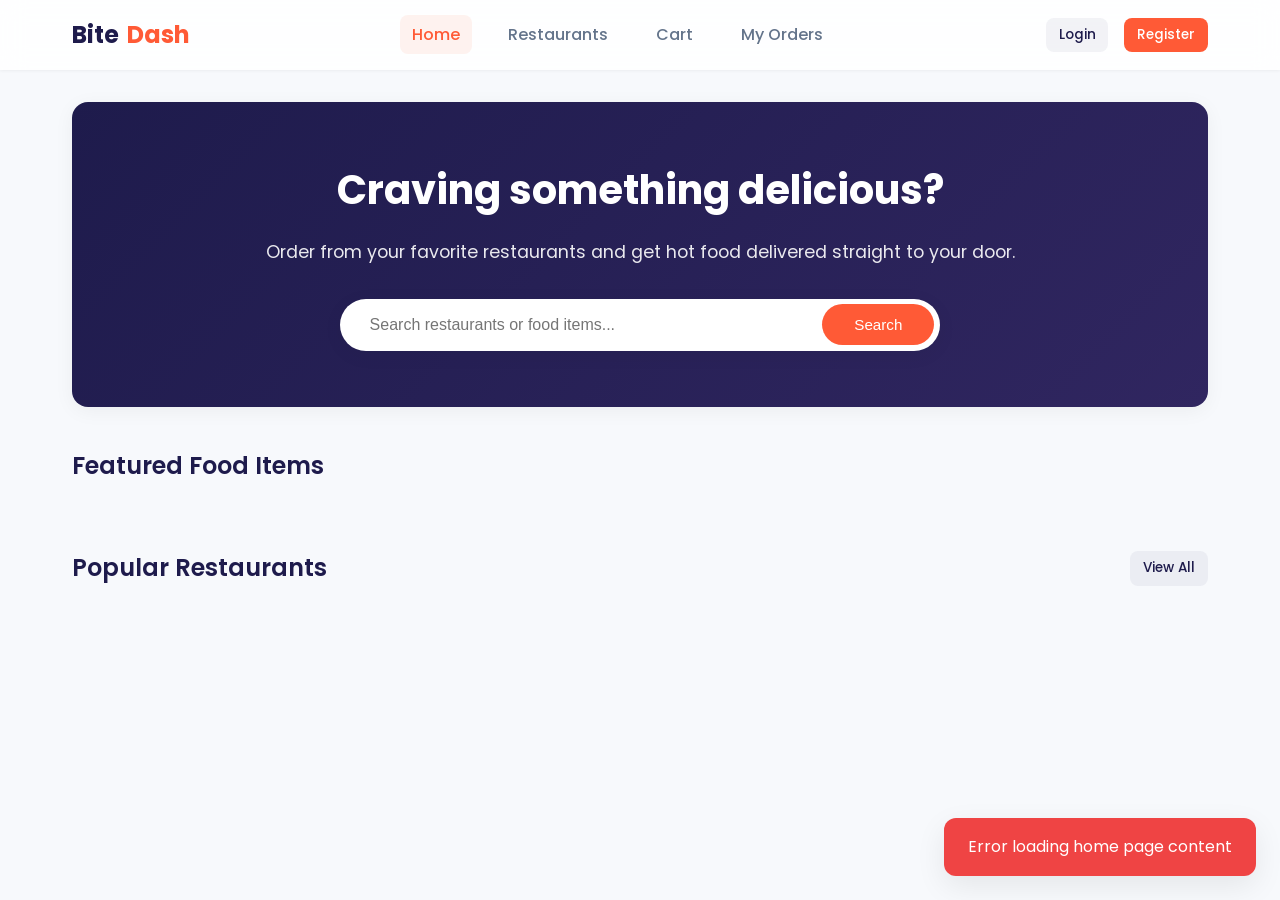
<file: Frontend/index.html>
<!DOCTYPE html>
<html lang="en">
<head>
    <meta charset="UTF-8">
    <meta name="viewport" content="width=device-width, initial-scale=1.0">
    <title>BiteDash | Delicious Food Delivered Fast</title>
    <link rel="stylesheet" href="style.css">
</head>
<body>
    <header>
        <nav class="navbar">
            <a href="index.html" class="logo">
                Bite<span>Dash</span>
            </a>
            <ul class="nav-links">
                <li><a href="index.html" class="active">Home</a></li>
                <li><a href="restaurants.html">Restaurants</a></li>
                <li><a href="cart.html" class="cart-icon-container">Cart <span id="cart-badge-count" class="cart-badge" style="display:none;">0</span></a></li>
                <li><a href="orders.html">My Orders</a></li>
                <li><a href="dashboard.html">Admin Panel</a></li>
            </ul>
            <div class="nav-right" id="nav-auth-section">
                <!-- Will be dynamically populated by JS -->
                <a href="login.html" class="btn btn-secondary btn-sm">Login</a>
                <a href="register.html" class="btn btn-primary btn-sm">Register</a>
            </div>
        </nav>
    </header>

    <main>
        <section class="hero">
            <h1>Craving something delicious?</h1>
            <p>Order from your favorite restaurants and get hot food delivered straight to your door.</p>
            <div class="search-box">
                <input type="text" id="search-input" placeholder="Search restaurants or food items...">
                <button class="btn btn-primary" id="search-btn">Search</button>
            </div>
        </section>

        <section class="featured-section">
            <div class="section-header">
                <h2>Featured Food Items</h2>
            </div>
            <div class="grid-cols-3" id="featured-foods-list">
                <!-- Dynamically populated by JS -->
            </div>
        </section>

        <section class="restaurants-section">
            <div class="section-header">
                <h2>Popular Restaurants</h2>
                <a href="restaurants.html" class="btn btn-secondary btn-sm">View All</a>
            </div>
            <div class="grid-cols-3" id="popular-restaurants-list">
                <!-- Dynamically populated by JS -->
            </div>
        </section>
    </main>

    <!-- Toast Notifications -->
    <div class="toast-container" id="toast-container"></div>

    <script src="script.js"></script>
    <script>
        document.addEventListener('DOMContentLoaded', () => {
            initHomePage();
        });
    </script>
</body>
</html>
</file>
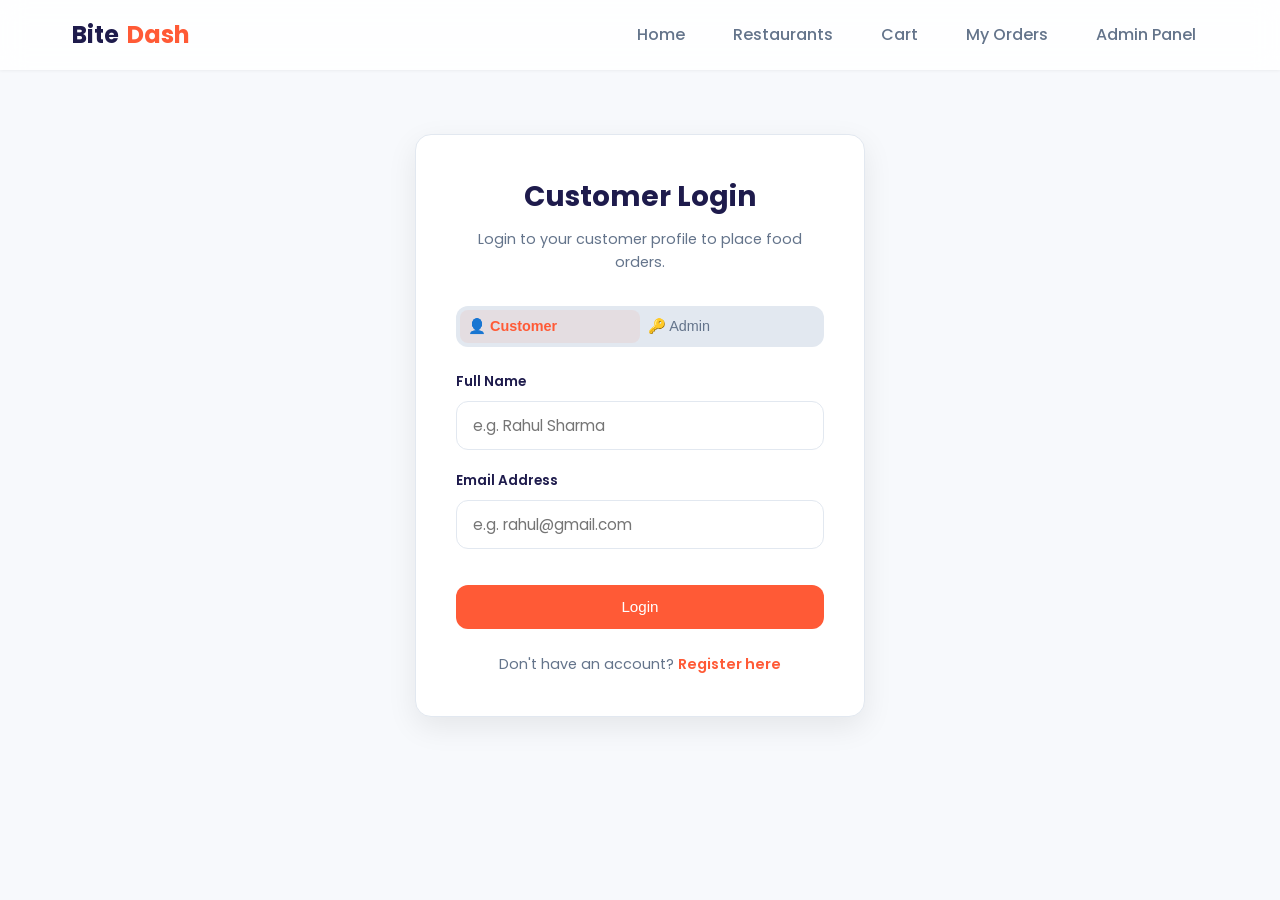
<file: Frontend/cart.html>
<!DOCTYPE html>
<html lang="en">
<head>
    <meta charset="UTF-8">
    <meta name="viewport" content="width=device-width, initial-scale=1.0">
    <title>My Cart | BiteDash</title>
    <link rel="stylesheet" href="style.css">
</head>
<body>
    <header>
        <nav class="navbar">
            <a href="index.html" class="logo">
                Bite<span>Dash</span>
            </a>
            <ul class="nav-links">
                <li><a href="index.html">Home</a></li>
                <li><a href="restaurants.html">Restaurants</a></li>
                <li><a href="cart.html" class="active cart-icon-container">Cart <span id="cart-badge-count" class="cart-badge" style="display:none;">0</span></a></li>
                <li><a href="orders.html">My Orders</a></li>
                <li><a href="dashboard.html">Admin Panel</a></li>
            </ul>
            <div class="nav-right" id="nav-auth-section">
                <!-- Dynamically populated by JS -->
            </div>
        </nav>
    </header>

    <main>
        <div class="section-header">
            <h2>Your Shopping Cart</h2>
        </div>

        <div class="cart-layout" id="cart-layout-container">
            <!-- Left: Cart Items -->
            <div class="cart-items-container" id="cart-items-list">
                <!-- Dynamically populated by JS -->
                <p style="text-align: center; color: var(--text-secondary); padding: 2rem;">Loading cart items...</p>
            </div>

            <!-- Right: Order Summary -->
            <div class="cart-summary">
                <h3 style="margin-bottom: 1.5rem; color: var(--secondary); font-weight: 600;">Bill Details</h3>
                <div class="summary-row">
                    <span>Items Subtotal</span>
                    <span id="subtotal-amount">₹0.00</span>
                </div>
                <div class="summary-row">
                    <span>Delivery Partner Fee</span>
                    <span id="delivery-amount">₹40.00</span>
                </div>
                <div class="summary-row">
                    <span>Govt Taxes & Charges</span>
                    <span id="tax-amount">₹15.00</span>
                </div>
                <div class="summary-total">
                    <span>Grand Total</span>
                    <span id="grand-total-amount">₹0.00</span>
                </div>
                <button class="btn btn-primary form-submit-btn" id="checkout-btn" style="margin-top: 1.5rem;" disabled>Proceed to Checkout</button>
            </div>
        </div>
    </main>

    <div class="toast-container" id="toast-container"></div>

    <script src="script.js"></script>
    <script>
        document.addEventListener('DOMContentLoaded', () => {
            initCartPage();
        });
    </script>
</body>
</html>
</file>
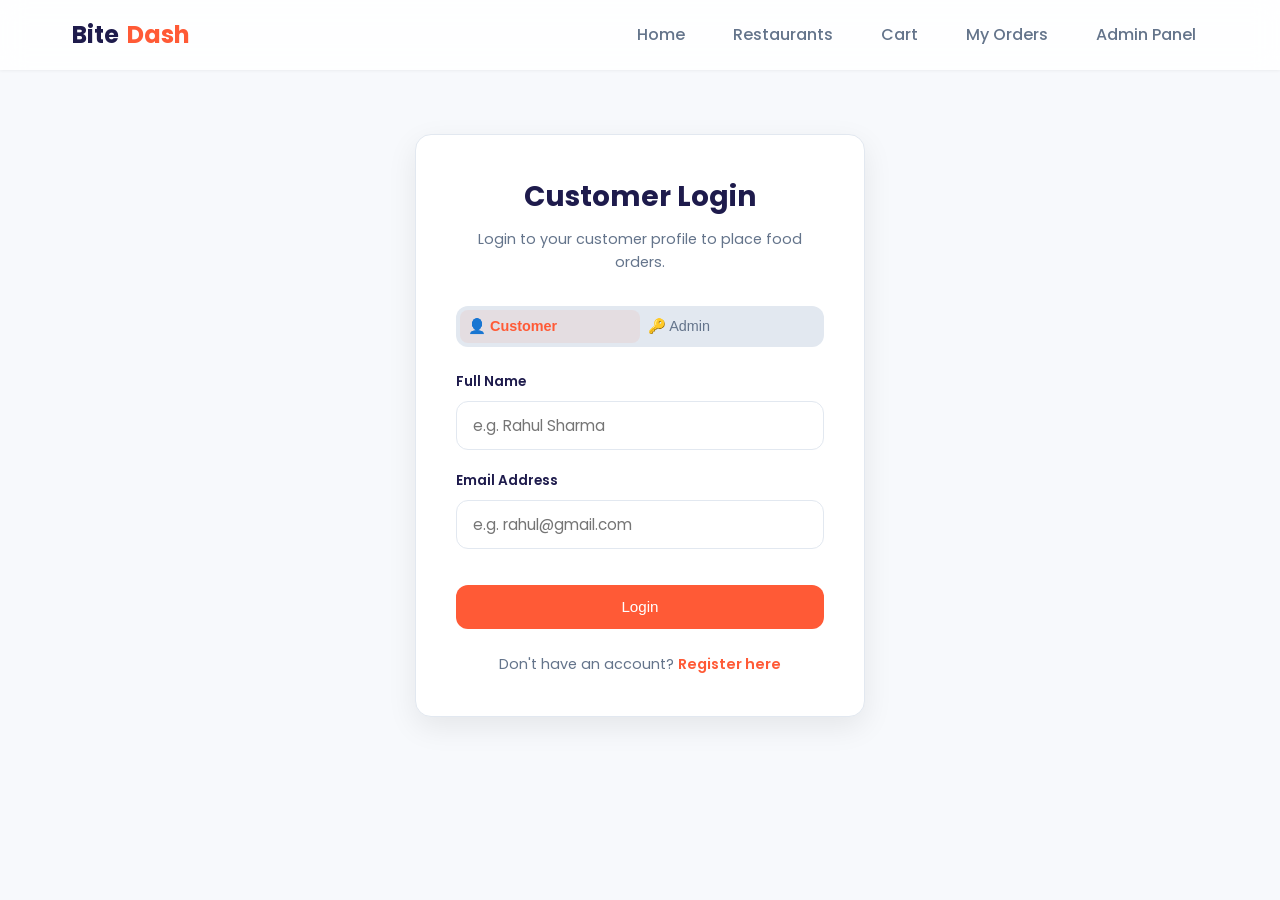
<file: Frontend/dashboard.html>
<!DOCTYPE html>
<html lang="en">
<head>
    <meta charset="UTF-8">
    <meta name="viewport" content="width=device-width, initial-scale=1.0">
    <title>Admin Dashboard | BiteDash</title>
    <link rel="stylesheet" href="style.css">
    <script>
        (function() {
            const cust = localStorage.getItem('current_customer');
            if (!cust) {
                window.location.href = 'login.html';
            } else {
                const user = JSON.parse(cust);
                if (user.role !== 'admin') {
                    window.location.href = 'index.html';
                }
            }
        })();
    </script>
</head>
<body>
    <header>
        <nav class="navbar">
            <a href="index.html" class="logo">
                Bite<span>Dash</span>
            </a>
            <ul class="nav-links">
                <li><a href="index.html">Home</a></li>
                <li><a href="restaurants.html">Restaurants</a></li>
                <li><a href="cart.html" class="cart-icon-container">Cart <span id="cart-badge-count" class="cart-badge" style="display:none;">0</span></a></li>
                <li><a href="orders.html">My Orders</a></li>
                <li><a href="dashboard.html" class="active">Admin Panel</a></li>
            </ul>
            <div class="nav-right" id="nav-auth-section">
                <!-- Dynamically populated by JS -->
            </div>
        </nav>
    </header>

    <main style="max-width: 1300px;">
        <div class="dashboard-layout">
            <!-- Sidebar Navigation -->
            <aside class="dashboard-sidebar">
                <h4 style="margin-bottom: 1rem; color: var(--secondary); font-weight: 600; font-size: 0.95rem; padding-left: 1rem;">NAVIGATION</h4>
                <button class="tab-btn active" id="tab-customers">👥 Customers</button>
                <button class="tab-btn" id="tab-restaurants">🏢 Restaurants</button>
                <button class="tab-btn" id="tab-foods">🍕 Food Menu</button>
                <button class="tab-btn" id="tab-orders">📦 Orders</button>
            </aside>

            <!-- Table Content Area -->
            <section class="dashboard-content">
                <div class="dashboard-table-header">
                    <h3 id="dashboard-section-title">Manage Customers</h3>
                    <button class="btn btn-primary btn-sm" id="dashboard-add-btn">+ Add Record</button>
                </div>

                <div class="table-container">
                    <table id="dashboard-table">
                        <thead id="dashboard-table-thead">
                            <!-- Populated dynamically by JS -->
                        </thead>
                        <tbody id="dashboard-table-tbody">
                            <!-- Populated dynamically by JS -->
                        </tbody>
                    </table>
                </div>
            </section>
        </div>
    </main>

    <!-- Modal Form (Hidden by default) -->
    <div class="modal-overlay" id="admin-modal">
        <div class="modal-container">
            <div class="modal-header">
                <h3 id="modal-title">Add Record</h3>
                <button class="modal-close-btn" id="modal-close-x">&times;</button>
            </div>
            <form id="modal-form">
                <div class="modal-body" id="modal-fields-container">
                    <!-- Populated dynamically by JS -->
                </div>
                <div class="modal-footer">
                    <button type="button" class="btn btn-secondary" id="modal-cancel-btn">Cancel</button>
                    <button type="submit" class="btn btn-primary" id="modal-save-btn">Save Changes</button>
                </div>
            </form>
        </div>
    </div>

    <div class="toast-container" id="toast-container"></div>

    <script src="script.js"></script>
    <script>
        document.addEventListener('DOMContentLoaded', () => {
            initDashboardPage();
        });
    </script>
</body>
</html>
</file>
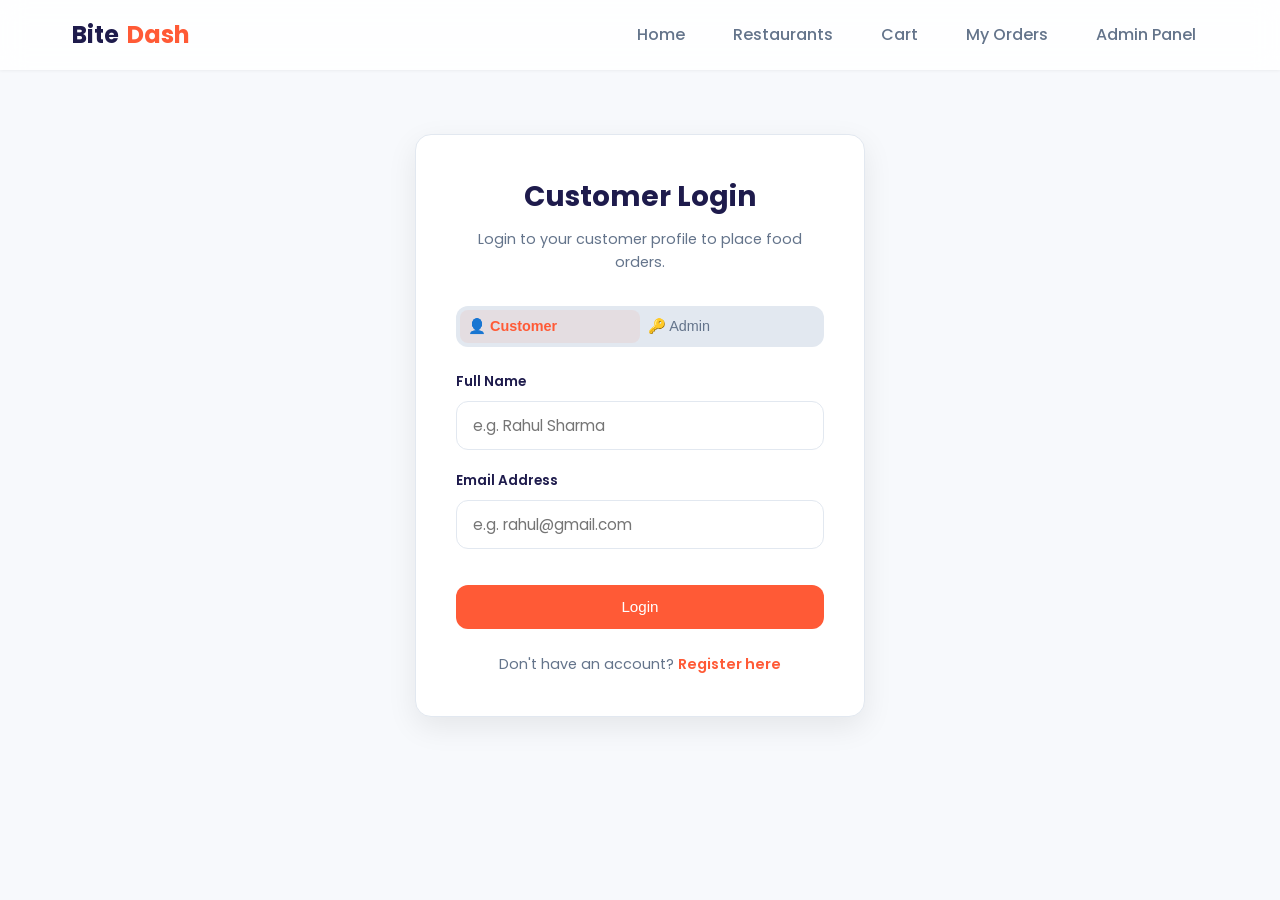
<file: Frontend/login.html>
<!DOCTYPE html>
<html lang="en">
<head>
    <meta charset="UTF-8">
    <meta name="viewport" content="width=device-width, initial-scale=1.0">
    <title>Login | BiteDash</title>
    <link rel="stylesheet" href="style.css">
</head>
<body>
    <header>
        <nav class="navbar">
            <a href="index.html" class="logo">
                Bite<span>Dash</span>
            </a>
            <ul class="nav-links">
                <li><a href="index.html">Home</a></li>
                <li><a href="restaurants.html">Restaurants</a></li>
                <li><a href="cart.html">Cart</a></li>
                <li><a href="orders.html">My Orders</a></li>
                <li><a href="dashboard.html">Admin Panel</a></li>
            </ul>
        </nav>
    </header>

    <main>
        <div class="auth-container">
            <div class="auth-header">
                <h2 id="login-title-text">Customer Login</h2>
                <p id="login-desc-text">Login to your customer profile to place food orders.</p>
            </div>

            <!-- Login Role Selector Toggle -->
            <div style="display: flex; margin-bottom: 1.5rem; background: var(--border); border-radius: var(--radius-md); padding: 0.25rem;">
                <button type="button" id="toggle-customer" class="tab-btn active" style="flex: 1; text-align: center; border-radius: var(--radius-sm); font-size: 0.9rem; padding: 0.5rem;">👤 Customer</button>
                <button type="button" id="toggle-admin" class="tab-btn" style="flex: 1; text-align: center; border-radius: var(--radius-sm); font-size: 0.9rem; padding: 0.5rem;">🔑 Admin</button>
            </div>

            <form id="login-form">
                <!-- Customer Fields -->
                <div class="form-group" id="group-customer-name">
                    <label for="login-name">Full Name</label>
                    <input type="text" id="login-name" placeholder="e.g. Rahul Sharma">
                </div>
                <div class="form-group" id="group-customer-email">
                    <label for="login-email">Email Address</label>
                    <input type="email" id="login-email" placeholder="e.g. rahul@gmail.com">
                </div>

                <!-- Admin Fields (Hidden by default) -->
                <div class="form-group" id="group-admin-username" style="display: none;">
                    <label for="login-username">Admin Username</label>
                    <input type="text" id="login-username" placeholder="e.g. admin">
                </div>
                <div class="form-group" id="group-admin-password" style="display: none;">
                    <label for="login-password">Password</label>
                    <input type="password" id="login-password" placeholder="Enter admin password">
                </div>

                <button type="submit" class="btn btn-primary form-submit-btn">Login</button>
            </form>
            <div class="auth-footer" id="register-footer-text">
                Don't have an account? <a href="register.html">Register here</a>
            </div>
        </div>
    </main>

    <div class="toast-container" id="toast-container"></div>

    <script src="script.js"></script>
    <script>
        document.addEventListener('DOMContentLoaded', () => {
            initLoginPage();
        });
    </script>
</body>
</html>
</file>
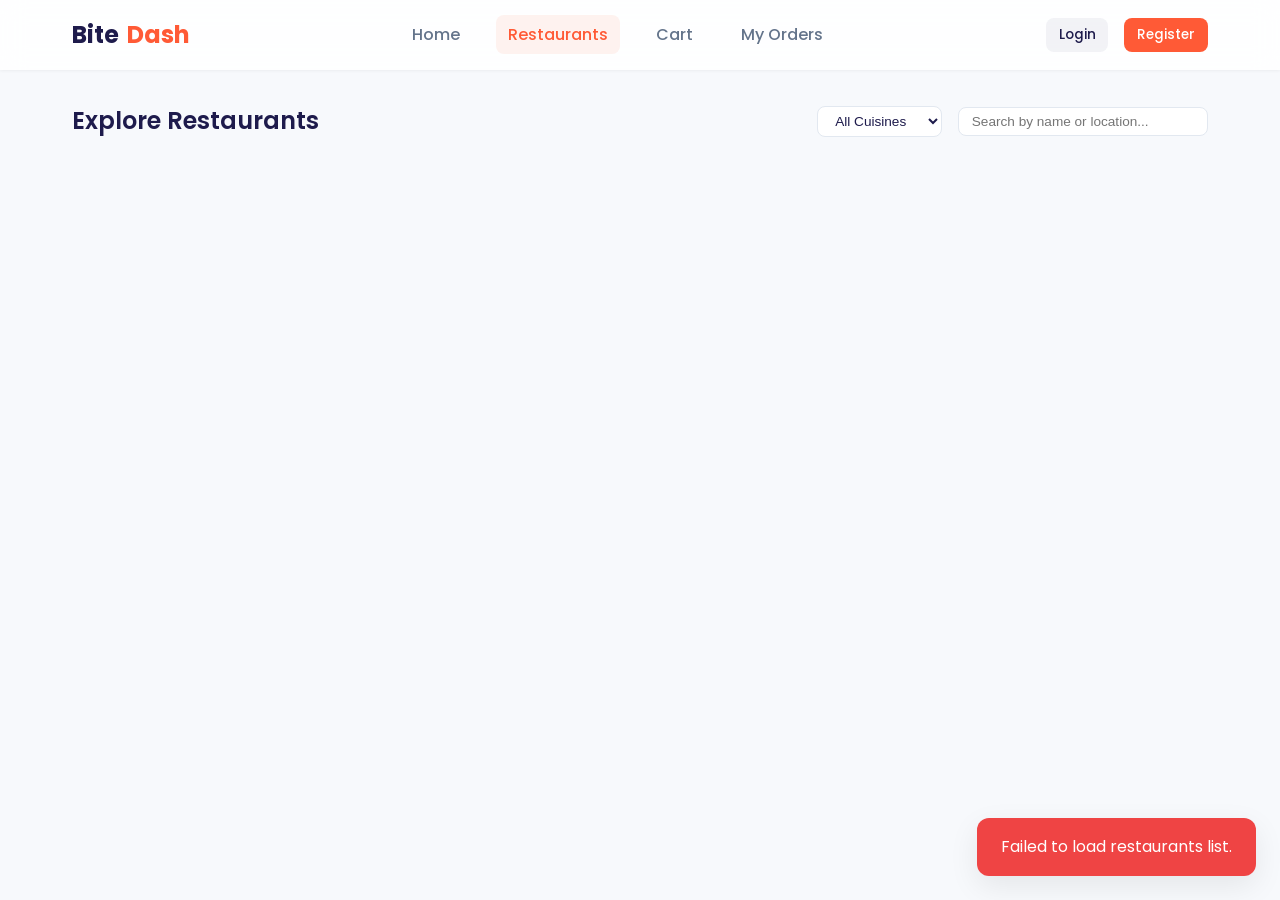
<file: Frontend/menu.html>
<!DOCTYPE html>
<html lang="en">
<head>
    <meta charset="UTF-8">
    <meta name="viewport" content="width=device-width, initial-scale=1.0">
    <title>Menu | BiteDash</title>
    <link rel="stylesheet" href="style.css">
</head>
<body>
    <header>
        <nav class="navbar">
            <a href="index.html" class="logo">
                Bite<span>Dash</span>
            </a>
            <ul class="nav-links">
                <li><a href="index.html">Home</a></li>
                <li><a href="restaurants.html">Restaurants</a></li>
                <li><a href="cart.html" class="cart-icon-container">Cart <span id="cart-badge-count" class="cart-badge" style="display:none;">0</span></a></li>
                <li><a href="orders.html">My Orders</a></li>
                <li><a href="dashboard.html">Admin Panel</a></li>
            </ul>
            <div class="nav-right" id="nav-auth-section">
                <!-- Dynamically populated by JS -->
            </div>
        </nav>
    </header>

    <main>
        <!-- Restaurant Details Header -->
        <div class="hero" id="menu-restaurant-header" style="padding: 2.5rem; text-align: left; background: linear-gradient(135deg, var(--secondary) 0%, #3a1c5d 100%);">
            <h1 id="restaurant-header-name">Loading Restaurant...</h1>
            <div style="display: flex; gap: 1.5rem; margin-top: 1rem; flex-wrap: wrap;">
                <span class="rating-badge" id="restaurant-header-rating">⭐ -</span>
                <span class="cuisine-badge" id="restaurant-header-cuisine">-</span>
                <span style="opacity: 0.9;" id="restaurant-header-location">📍 -</span>
            </div>
        </div>

        <!-- Food items listing -->
        <div class="section-header">
            <h2>Food Menu</h2>
            <div id="food-category-filters" style="display: flex; gap: 0.5rem; flex-wrap: wrap;">
                <!-- Dynamically populated by JS -->
            </div>
        </div>

        <div class="grid-cols-3" id="foods-list-container">
            <!-- Dynamically populated by JS -->
        </div>
    </main>

    <div class="toast-container" id="toast-container"></div>

    <script src="script.js"></script>
    <script>
        document.addEventListener('DOMContentLoaded', () => {
            initMenuPage();
        });
    </script>
</body>
</html>
</file>
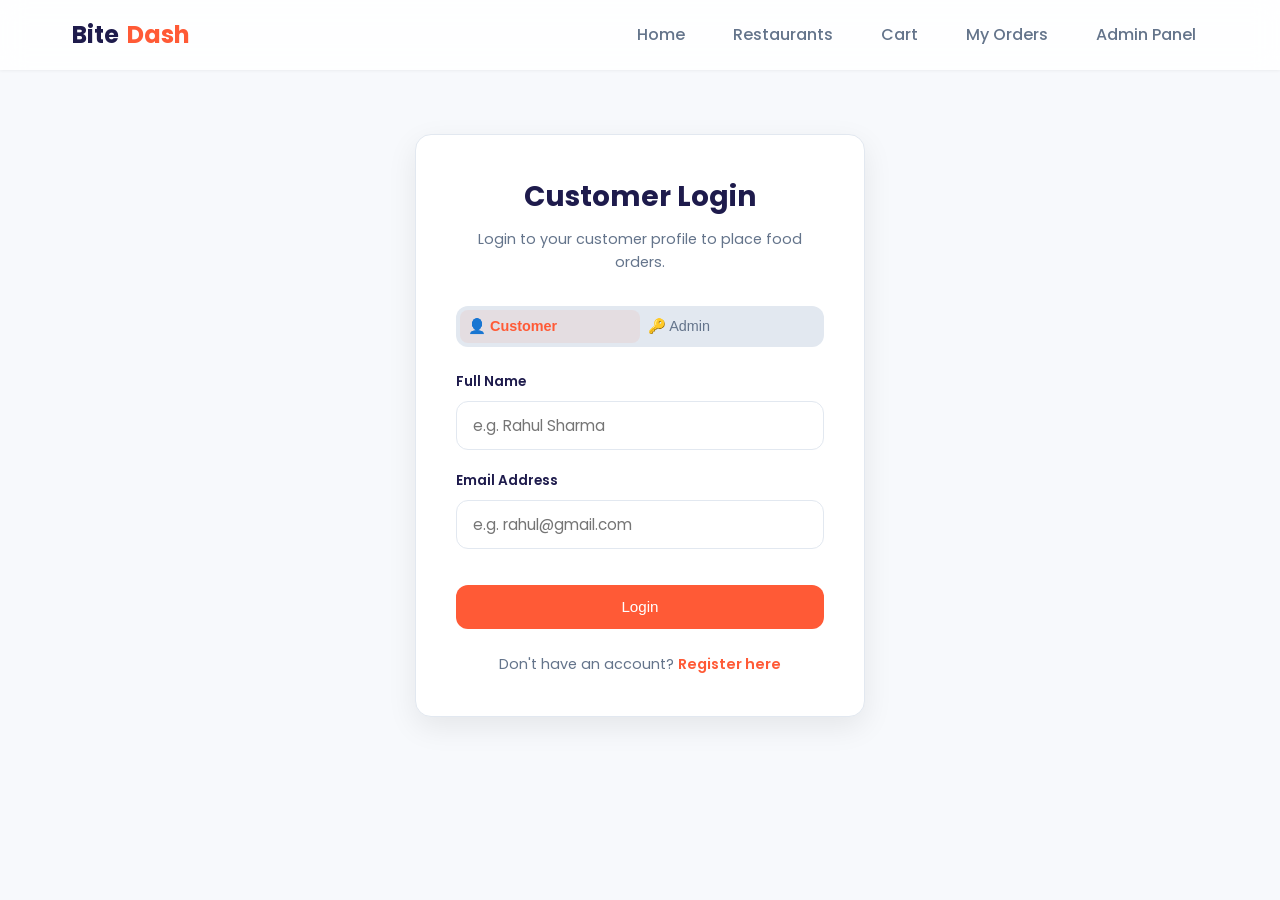
<file: Frontend/orders.html>
<!DOCTYPE html>
<html lang="en">
<head>
    <meta charset="UTF-8">
    <meta name="viewport" content="width=device-width, initial-scale=1.0">
    <title>My Orders | BiteDash</title>
    <link rel="stylesheet" href="style.css">
</head>
<body>
    <header>
        <nav class="navbar">
            <a href="index.html" class="logo">
                Bite<span>Dash</span>
            </a>
            <ul class="nav-links">
                <li><a href="index.html">Home</a></li>
                <li><a href="restaurants.html">Restaurants</a></li>
                <li><a href="cart.html" class="cart-icon-container">Cart <span id="cart-badge-count" class="cart-badge" style="display:none;">0</span></a></li>
                <li><a href="orders.html" class="active">My Orders</a></li>
                <li><a href="dashboard.html">Admin Panel</a></li>
            </ul>
            <div class="nav-right" id="nav-auth-section">
                <!-- Dynamically populated by JS -->
            </div>
        </nav>
    </header>

    <main>
        <div class="section-header">
            <h2>Your Orders</h2>
        </div>

        <div class="orders-list" id="orders-list-container">
            <!-- Dynamically populated by JS -->
            <p style="text-align: center; color: var(--text-secondary); padding: 2rem;">Loading your orders...</p>
        </div>
    </main>

    <div class="toast-container" id="toast-container"></div>

    <script src="script.js"></script>
    <script>
        document.addEventListener('DOMContentLoaded', () => {
            initOrdersPage();
        });
    </script>
</body>
</html>
</file>
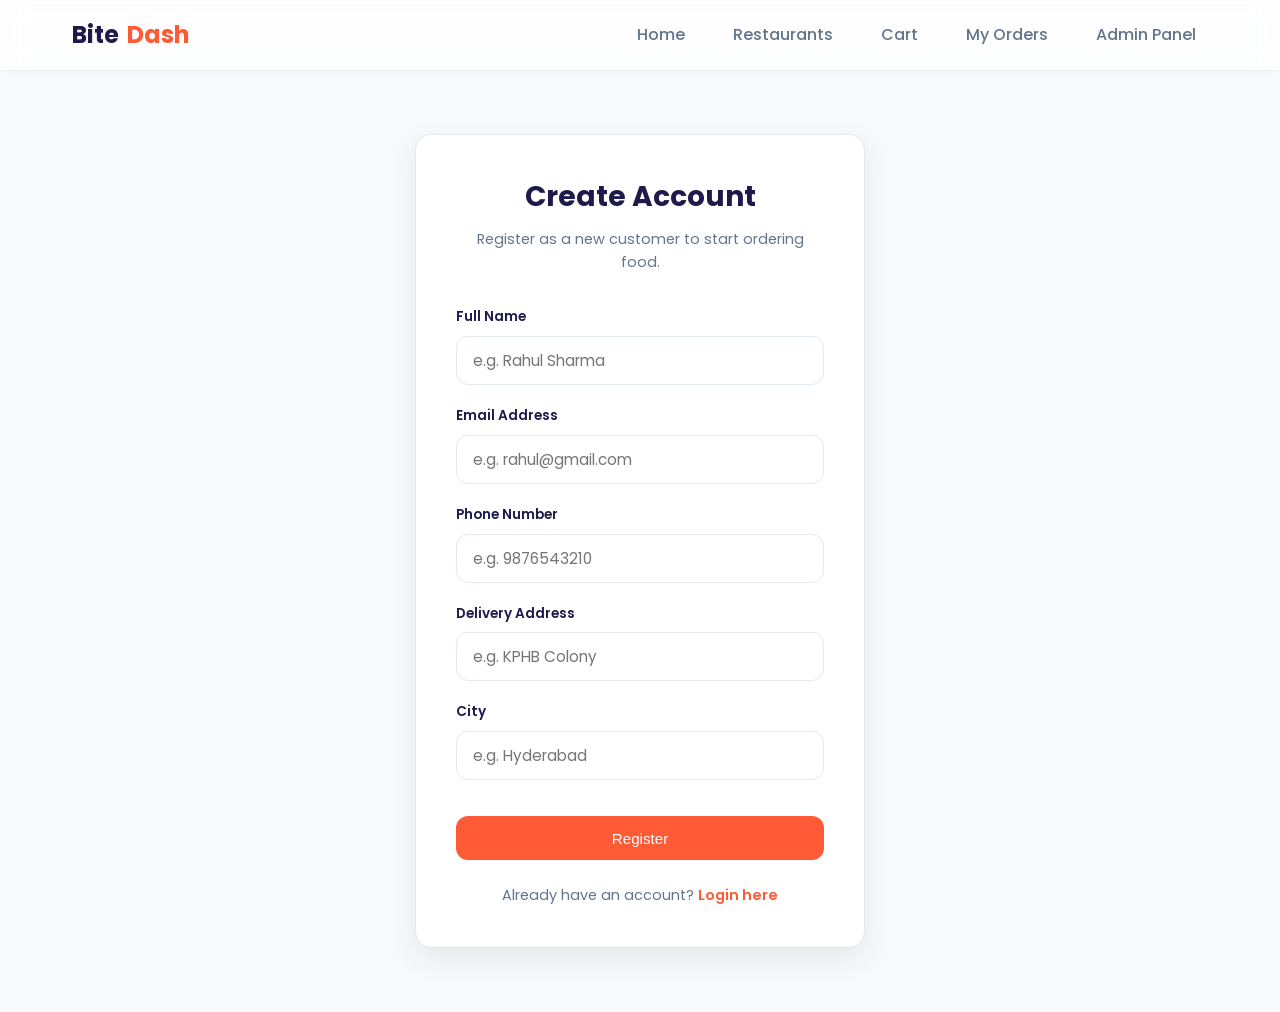
<file: Frontend/register.html>
<!DOCTYPE html>
<html lang="en">
<head>
    <meta charset="UTF-8">
    <meta name="viewport" content="width=device-width, initial-scale=1.0">
    <title>Customer Register | BiteDash</title>
    <link rel="stylesheet" href="style.css">
</head>
<body>
    <header>
        <nav class="navbar">
            <a href="index.html" class="logo">
                Bite<span>Dash</span>
            </a>
            <ul class="nav-links">
                <li><a href="index.html">Home</a></li>
                <li><a href="restaurants.html">Restaurants</a></li>
                <li><a href="cart.html">Cart</a></li>
                <li><a href="orders.html">My Orders</a></li>
                <li><a href="dashboard.html">Admin Panel</a></li>
            </ul>
        </nav>
    </header>

    <main>
        <div class="auth-container">
            <div class="auth-header">
                <h2>Create Account</h2>
                <p>Register as a new customer to start ordering food.</p>
            </div>
            <form id="register-form">
                <div class="form-group">
                    <label for="full_name">Full Name</label>
                    <input type="text" id="full_name" required placeholder="e.g. Rahul Sharma">
                </div>
                <div class="form-group">
                    <label for="email">Email Address</label>
                    <input type="email" id="email" required placeholder="e.g. rahul@gmail.com">
                </div>
                <div class="form-group">
                    <label for="phone">Phone Number</label>
                    <input type="tel" id="phone" required placeholder="e.g. 9876543210">
                </div>
                <div class="form-group">
                    <label for="address">Delivery Address</label>
                    <input type="text" id="address" required placeholder="e.g. KPHB Colony">
                </div>
                <div class="form-group">
                    <label for="city">City</label>
                    <input type="text" id="city" required placeholder="e.g. Hyderabad">
                </div>
                <button type="submit" class="btn btn-primary form-submit-btn">Register</button>
            </form>
            <div class="auth-footer">
                Already have an account? <a href="login.html">Login here</a>
            </div>
        </div>
    </main>

    <div class="toast-container" id="toast-container"></div>

    <script src="script.js"></script>
    <script>
        document.addEventListener('DOMContentLoaded', () => {
            initRegisterPage();
        });
    </script>
</body>
</html>
</file>
<file: Frontend/style.css>
@import url('https://fonts.googleapis.com/css2?family=Poppins:wght@300;400;500;600;700&display=swap');

:root {
    --primary: #ff5a36;
    --primary-hover: #e04825;
    --secondary: #1e1b4c;
    --background: #f7f9fc;
    --surface: #ffffff;
    --surface-hover: #f1f3f9;
    --text-primary: #1e1b24;
    --text-secondary: #64748b;
    --border: #e2e8f0;
    --success: #10b981;
    --danger: #ef4444;
    --warning: #f59e0b;
    --shadow-sm: 0 1px 3px rgba(0, 0, 0, 0.05);
    --shadow-md: 0 4px 20px rgba(0, 0, 0, 0.05);
    --shadow-lg: 0 10px 30px rgba(0, 0, 0, 0.08);
    --radius-sm: 8px;
    --radius-md: 12px;
    --radius-lg: 16px;
    --transition: all 0.3s cubic-bezier(0.4, 0, 0.2, 1);
}

* {
    margin: 0;
    padding: 0;
    box-sizing: border-box;
}

body {
    font-family: 'Poppins', sans-serif;
    background-color: var(--background);
    color: var(--text-primary);
    line-height: 1.6;
    overflow-x: hidden;
}

/* Glass Navbar */
header {
    position: sticky;
    top: 0;
    z-index: 1000;
    background: rgba(255, 255, 255, 0.85);
    backdrop-filter: blur(12px);
    -webkit-backdrop-filter: blur(12px);
    border-bottom: 1px border var(--border);
    box-shadow: var(--shadow-sm);
}

.navbar {
    max-width: 1200px;
    margin: 0 auto;
    padding: 1rem 2rem;
    display: flex;
    justify-content: space-between;
    align-items: center;
}

.logo {
    font-size: 1.5rem;
    font-weight: 700;
    color: var(--secondary);
    text-decoration: none;
    display: flex;
    align-items: center;
    gap: 0.5rem;
}

.logo span {
    color: var(--primary);
}

.nav-links {
    display: flex;
    list-style: none;
    gap: 1.5rem;
    align-items: center;
}

.nav-links a {
    text-decoration: none;
    color: var(--text-secondary);
    font-weight: 500;
    transition: var(--transition);
    padding: 0.5rem 0.75rem;
    border-radius: var(--radius-sm);
}

.nav-links a:hover,
.nav-links a.active {
    color: var(--primary);
    background: rgba(255, 90, 54, 0.08);
}

.nav-right {
    display: flex;
    align-items: center;
    gap: 1rem;
}

.cart-icon-container {
    position: relative;
}

.cart-badge {
    position: absolute;
    top: -8px;
    right: -8px;
    background: var(--primary);
    color: white;
    font-size: 0.75rem;
    padding: 2px 6px;
    border-radius: 50%;
    font-weight: 600;
}

.btn {
    display: inline-flex;
    align-items: center;
    justify-content: center;
    padding: 0.6rem 1.25rem;
    border-radius: var(--radius-md);
    font-weight: 500;
    font-size: 0.95rem;
    cursor: pointer;
    transition: var(--transition);
    border: none;
    outline: none;
    text-decoration: none;
}

.btn-primary {
    background: var(--primary);
    color: white;
}

.btn-primary:hover {
    background: var(--primary-hover);
    transform: translateY(-2px);
    box-shadow: 0 4px 12px rgba(255, 90, 54, 0.2);
}

.btn-secondary {
    background: rgba(30, 27, 76, 0.05);
    color: var(--secondary);
}

.btn-secondary:hover {
    background: rgba(30, 27, 76, 0.1);
}

.btn-danger {
    background: var(--danger);
    color: white;
}

.btn-danger:hover {
    background: #dc2626;
}

.btn-sm {
    padding: 0.4rem 0.8rem;
    font-size: 0.85rem;
    border-radius: var(--radius-sm);
}

/* User Profile Widget */
.user-widget {
    font-size: 0.9rem;
    color: var(--text-secondary);
    display: flex;
    align-items: center;
    gap: 0.5rem;
}

.user-name {
    font-weight: 600;
    color: var(--secondary);
}

/* Main Layout */
main {
    max-width: 1200px;
    margin: 2rem auto;
    padding: 0 2rem;
    min-height: calc(100vh - 180px);
}

/* Hero Section */
.hero {
    background: linear-gradient(135deg, var(--secondary) 0%, #302660 100%);
    border-radius: var(--radius-lg);
    padding: 3.5rem 3rem;
    color: white;
    text-align: center;
    margin-bottom: 2.5rem;
    box-shadow: var(--shadow-md);
    position: relative;
    overflow: hidden;
}

.hero h1 {
    font-size: 2.5rem;
    margin-bottom: 1rem;
    font-weight: 700;
}

.hero p {
    font-size: 1.1rem;
    margin-bottom: 2rem;
    opacity: 0.9;
}

.search-box {
    max-width: 600px;
    margin: 0 auto;
    display: flex;
    background: white;
    padding: 0.35rem;
    border-radius: 50px;
    box-shadow: var(--shadow-md);
}

.search-box input {
    flex: 1;
    border: none;
    outline: none;
    padding: 0 1.5rem;
    font-size: 1rem;
    border-radius: 50px;
    color: var(--text-primary);
}

.search-box .btn {
    border-radius: 50px;
    padding: 0.75rem 2rem;
}

/* Grid & Section Header */
.section-header {
    display: flex;
    justify-content: space-between;
    align-items: center;
    margin-bottom: 1.5rem;
}

.section-header h2 {
    font-size: 1.5rem;
    font-weight: 600;
    color: var(--secondary);
}

.grid-cols-3 {
    display: grid;
    grid-template-columns: repeat(auto-fill, minmax(320px, 1fr));
    gap: 1.75rem;
    margin-bottom: 2.5rem;
}

/* Cards */
.card {
    background: var(--surface);
    border-radius: var(--radius-md);
    border: 1px solid var(--border);
    overflow: hidden;
    transition: var(--transition);
    box-shadow: var(--shadow-sm);
    display: flex;
    flex-direction: column;
}

.card:hover {
    transform: translateY(-5px);
    box-shadow: var(--shadow-lg);
}

.card-img-placeholder {
    height: 180px;
    background: linear-gradient(135deg, #ffefe8 0%, #ffe0d3 100%);
    display: flex;
    align-items: center;
    justify-content: center;
    color: var(--primary);
    font-size: 3rem;
}

.card-img {
    height: 180px;
    width: 100%;
    object-fit: cover;
    border-bottom: 1px solid var(--border);
}

.card-body {
    padding: 1.5rem;
    display: flex;
    flex-direction: column;
    flex: 1;
}

.card-title {
    font-size: 1.15rem;
    font-weight: 600;
    color: var(--secondary);
    margin-bottom: 0.5rem;
}

.card-meta {
    display: flex;
    gap: 1rem;
    font-size: 0.85rem;
    color: var(--text-secondary);
    margin-bottom: 1rem;
    align-items: center;
}

.rating-badge {
    background: #fef3c7;
    color: #d97706;
    padding: 2px 8px;
    border-radius: 4px;
    font-weight: 600;
    display: inline-flex;
    align-items: center;
    gap: 4px;
}

.cuisine-badge {
    background: #e0f2fe;
    color: #0369a1;
    padding: 2px 8px;
    border-radius: 4px;
    font-weight: 500;
}

.availability-badge {
    padding: 2px 8px;
    border-radius: 4px;
    font-weight: 500;
    font-size: 0.8rem;
    display: inline-block;
}

.availability-badge.available {
    background: #d1fae5;
    color: var(--success);
}

.availability-badge.out-of-stock {
    background: #fee2e2;
    color: var(--danger);
}

.card-price {
    font-size: 1.25rem;
    font-weight: 700;
    color: var(--secondary);
}

.card-footer {
    display: flex;
    justify-content: space-between;
    align-items: center;
    margin-top: auto;
    padding-top: 1rem;
    border-top: 1px solid var(--border);
}

/* Forms & Authentication */
.auth-container {
    max-width: 450px;
    margin: 4rem auto;
    background: var(--surface);
    padding: 2.5rem;
    border-radius: var(--radius-lg);
    border: 1px solid var(--border);
    box-shadow: var(--shadow-lg);
}

.auth-header {
    text-align: center;
    margin-bottom: 2rem;
}

.auth-header h2 {
    font-size: 1.75rem;
    color: var(--secondary);
    font-weight: 700;
    margin-bottom: 0.5rem;
}

.auth-header p {
    color: var(--text-secondary);
    font-size: 0.9rem;
}

.form-group {
    margin-bottom: 1.25rem;
}

.form-group label {
    display: block;
    font-size: 0.85rem;
    font-weight: 600;
    color: var(--secondary);
    margin-bottom: 0.5rem;
}

.form-group input,
.form-group select,
.form-group textarea {
    width: 100%;
    padding: 0.75rem 1rem;
    border: 1px solid var(--border);
    border-radius: var(--radius-md);
    outline: none;
    font-family: inherit;
    font-size: 0.95rem;
    color: var(--text-primary);
    transition: var(--transition);
}

.form-group input:focus,
.form-group select:focus,
.form-group textarea:focus {
    border-color: var(--primary);
    box-shadow: 0 0 0 3px rgba(255, 90, 54, 0.15);
}

.form-submit-btn {
    width: 100%;
    margin-top: 1rem;
    padding: 0.85rem;
}

.auth-footer {
    text-align: center;
    margin-top: 1.5rem;
    font-size: 0.9rem;
    color: var(--text-secondary);
}

.auth-footer a {
    color: var(--primary);
    text-decoration: none;
    font-weight: 600;
}

.auth-footer a:hover {
    text-decoration: underline;
}

/* Cart Page */
.cart-layout {
    display: grid;
    grid-template-columns: 2fr 1fr;
    gap: 2rem;
    align-items: start;
}

.cart-items-container {
    background: var(--surface);
    border-radius: var(--radius-lg);
    border: 1px solid var(--border);
    padding: 1.5rem;
    box-shadow: var(--shadow-sm);
}

.cart-item {
    display: flex;
    justify-content: space-between;
    align-items: center;
    padding: 1.25rem 0;
    border-bottom: 1px solid var(--border);
}

.cart-item:last-child {
    border-bottom: none;
}

.cart-item-details h4 {
    font-size: 1.05rem;
    font-weight: 600;
    color: var(--secondary);
}

.cart-item-details p {
    font-size: 0.9rem;
    color: var(--text-secondary);
}

.cart-item-actions {
    display: flex;
    align-items: center;
    gap: 1.25rem;
}

.quantity-control {
    display: flex;
    align-items: center;
    border: 1px solid var(--border);
    border-radius: var(--radius-sm);
    overflow: hidden;
}

.quantity-btn {
    background: none;
    border: none;
    outline: none;
    padding: 0.4rem 0.8rem;
    cursor: pointer;
    font-weight: 600;
    font-size: 1rem;
    transition: var(--transition);
}

.quantity-btn:hover {
    background: var(--surface-hover);
}

.quantity-value {
    padding: 0 0.8rem;
    font-weight: 600;
}

.cart-summary {
    background: var(--surface);
    border-radius: var(--radius-lg);
    border: 1px solid var(--border);
    padding: 2rem;
    box-shadow: var(--shadow-sm);
}

.summary-row {
    display: flex;
    justify-content: space-between;
    margin-bottom: 1rem;
    font-size: 0.95rem;
    color: var(--text-secondary);
}

.summary-total {
    display: flex;
    justify-content: space-between;
    border-top: 1px solid var(--border);
    padding-top: 1rem;
    margin-top: 1rem;
    font-size: 1.2rem;
    font-weight: 700;
    color: var(--secondary);
}

/* Orders Page / Timeline */
.orders-list {
    display: flex;
    flex-direction: column;
    gap: 2rem;
}

.order-group-title {
    font-size: 1.25rem;
    font-weight: 600;
    color: var(--secondary);
    margin-bottom: 1rem;
    border-left: 4px solid var(--primary);
    padding-left: 0.75rem;
}

.order-card {
    background: var(--surface);
    border-radius: var(--radius-lg);
    border: 1px solid var(--border);
    padding: 2rem;
    box-shadow: var(--shadow-sm);
}

.order-header {
    display: flex;
    justify-content: space-between;
    border-bottom: 1px solid var(--border);
    padding-bottom: 1rem;
    margin-bottom: 1.5rem;
}

.order-meta-info h3 {
    font-size: 1.1rem;
    color: var(--secondary);
}

.order-meta-info p {
    font-size: 0.85rem;
    color: var(--text-secondary);
}

.order-status-badges {
    display: flex;
    gap: 0.5rem;
}

.status-pill {
    padding: 0.25rem 0.75rem;
    border-radius: 50px;
    font-size: 0.8rem;
    font-weight: 600;
}

.status-pill.preparing { background: #dbeafe; color: #1e40af; }
.status-pill.out-for-delivery { background: #fef3c7; color: #92400e; }
.status-pill.delivered { background: #d1fae5; color: #065f46; }
.status-pill.cancelled { background: #fee2e2; color: #991b1b; }
.status-pill.paid { background: #ecfdf5; color: #047857; }
.status-pill.pending { background: #fff7ed; color: #c2410c; }

/* Timeline UI */
.timeline {
    display: flex;
    justify-content: space-between;
    position: relative;
    margin-top: 2rem;
    padding-top: 1rem;
}

.timeline::before {
    content: '';
    position: absolute;
    top: 24px;
    left: 10%;
    width: 80%;
    height: 4px;
    background: var(--border);
    z-index: 1;
}

.timeline-step {
    display: flex;
    flex-direction: column;
    align-items: center;
    width: 25%;
    z-index: 2;
    text-align: center;
}

.timeline-node {
    width: 32px;
    height: 32px;
    border-radius: 50%;
    background: white;
    border: 3px solid var(--border);
    display: flex;
    align-items: center;
    justify-content: center;
    font-weight: 700;
    color: var(--text-secondary);
    margin-bottom: 0.5rem;
    transition: var(--transition);
}

.timeline-label {
    font-size: 0.8rem;
    font-weight: 500;
    color: var(--text-secondary);
}

.timeline-step.active .timeline-node {
    border-color: var(--primary);
    background: var(--primary);
    color: white;
    box-shadow: 0 0 0 5px rgba(255, 90, 54, 0.2);
}

.timeline-step.active .timeline-label {
    color: var(--primary);
    font-weight: 600;
}

.timeline-step.completed .timeline-node {
    border-color: var(--success);
    background: var(--success);
    color: white;
}

.timeline-step.completed .timeline-label {
    color: var(--success);
}

/* Admin Dashboard */
.dashboard-layout {
    display: grid;
    grid-template-columns: 240px 1fr;
    gap: 2rem;
    align-items: start;
}

.dashboard-sidebar {
    background: var(--surface);
    border-radius: var(--radius-lg);
    border: 1px solid var(--border);
    padding: 1.5rem;
    box-shadow: var(--shadow-sm);
    display: flex;
    flex-direction: column;
    gap: 0.5rem;
}

.tab-btn {
    display: flex;
    align-items: center;
    gap: 0.75rem;
    padding: 0.75rem 1rem;
    border: none;
    background: none;
    outline: none;
    border-radius: var(--radius-md);
    cursor: pointer;
    font-weight: 500;
    color: var(--text-secondary);
    transition: var(--transition);
    text-align: left;
    width: 100%;
}

.tab-btn:hover,
.tab-btn.active {
    background: rgba(255, 90, 54, 0.08);
    color: var(--primary);
    font-weight: 600;
}

.dashboard-content {
    background: var(--surface);
    border-radius: var(--radius-lg);
    border: 1px solid var(--border);
    padding: 2rem;
    box-shadow: var(--shadow-sm);
}

.dashboard-table-header {
    display: flex;
    justify-content: space-between;
    align-items: center;
    margin-bottom: 1.5rem;
}

.dashboard-table-header h3 {
    font-size: 1.3rem;
    color: var(--secondary);
}

.table-container {
    overflow-x: auto;
}

table {
    width: 100%;
    border-collapse: collapse;
    font-size: 0.9rem;
}

th {
    background: var(--background);
    color: var(--secondary);
    font-weight: 600;
    text-align: left;
    padding: 0.75rem 1rem;
    border-bottom: 2px solid var(--border);
}

td {
    padding: 0.75rem 1rem;
    border-bottom: 1px solid var(--border);
    color: var(--text-primary);
    vertical-align: middle;
}

tr:hover td {
    background: var(--surface-hover);
}

.action-btns {
    display: flex;
    gap: 0.5rem;
}

/* Modals */
.modal-overlay {
    position: fixed;
    top: 0;
    left: 0;
    right: 0;
    bottom: 0;
    background: rgba(30, 27, 76, 0.6);
    backdrop-filter: blur(4px);
    display: flex;
    justify-content: center;
    align-items: center;
    z-index: 2000;
    opacity: 0;
    pointer-events: none;
    transition: var(--transition);
}

.modal-overlay.active {
    opacity: 1;
    pointer-events: all;
}

.modal-container {
    background: var(--surface);
    width: 100%;
    max-width: 500px;
    border-radius: var(--radius-lg);
    box-shadow: var(--shadow-lg);
    overflow: hidden;
    transform: scale(0.95);
    transition: var(--transition);
}

.modal-overlay.active .modal-container {
    transform: scale(1);
}

.modal-header {
    padding: 1.25rem 1.5rem;
    background: var(--secondary);
    color: white;
    display: flex;
    justify-content: space-between;
    align-items: center;
}

.modal-header h3 {
    font-weight: 600;
    font-size: 1.15rem;
}

.modal-close-btn {
    background: none;
    border: none;
    outline: none;
    color: white;
    cursor: pointer;
    font-size: 1.5rem;
    opacity: 0.8;
}

.modal-close-btn:hover {
    opacity: 1;
}

.modal-body {
    padding: 1.5rem;
}

.modal-footer {
    padding: 1rem 1.5rem;
    background: var(--background);
    border-top: 1px solid var(--border);
    display: flex;
    justify-content: flex-end;
    gap: 0.75rem;
}

/* Notifications toast */
.toast-container {
    position: fixed;
    bottom: 24px;
    right: 24px;
    display: flex;
    flex-direction: column;
    gap: 0.5rem;
    z-index: 3000;
}

.toast {
    background: var(--secondary);
    color: white;
    padding: 1rem 1.5rem;
    border-radius: var(--radius-md);
    box-shadow: var(--shadow-lg);
    display: flex;
    align-items: center;
    gap: 0.75rem;
    transform: translateY(100px);
    opacity: 0;
    transition: var(--transition);
}

.toast.active {
    transform: translateY(0);
    opacity: 1;
}

.toast.success { background: var(--success); }
.toast.danger { background: var(--danger); }
.toast.info { background: var(--secondary); }

/* Responsive styles */
@media (max-width: 992px) {
    .cart-layout,
    .dashboard-layout {
        grid-template-columns: 1fr;
    }
    
    .timeline::before {
        display: none;
    }
    
    .timeline {
        flex-direction: column;
        align-items: flex-start;
        gap: 1.5rem;
        padding-left: 2rem;
    }
    
    .timeline::after {
        content: '';
        position: absolute;
        top: 0;
        left: 15px;
        width: 4px;
        height: 100%;
        background: var(--border);
        z-index: 1;
    }
    
    .timeline-step {
        flex-direction: row;
        width: 100%;
        text-align: left;
        gap: 1rem;
    }
    
    .timeline-node {
        margin-bottom: 0;
    }
}

@media (max-width: 768px) {
    .navbar {
        flex-direction: column;
        gap: 1rem;
    }
    
    .nav-links {
        width: 100%;
        justify-content: center;
        flex-wrap: wrap;
    }
    
    .hero {
        padding: 2.5rem 1.5rem;
    }
    
    .hero h1 {
        font-size: 1.8rem;
    }
    
    .search-box {
        flex-direction: column;
        border-radius: var(--radius-md);
        padding: 0.5rem;
        gap: 0.5rem;
    }
    
    .search-box input {
        padding: 0.75rem 1rem;
    }
    
    .search-box .btn {
        border-radius: var(--radius-md);
        width: 100%;
    }
}
</file>
